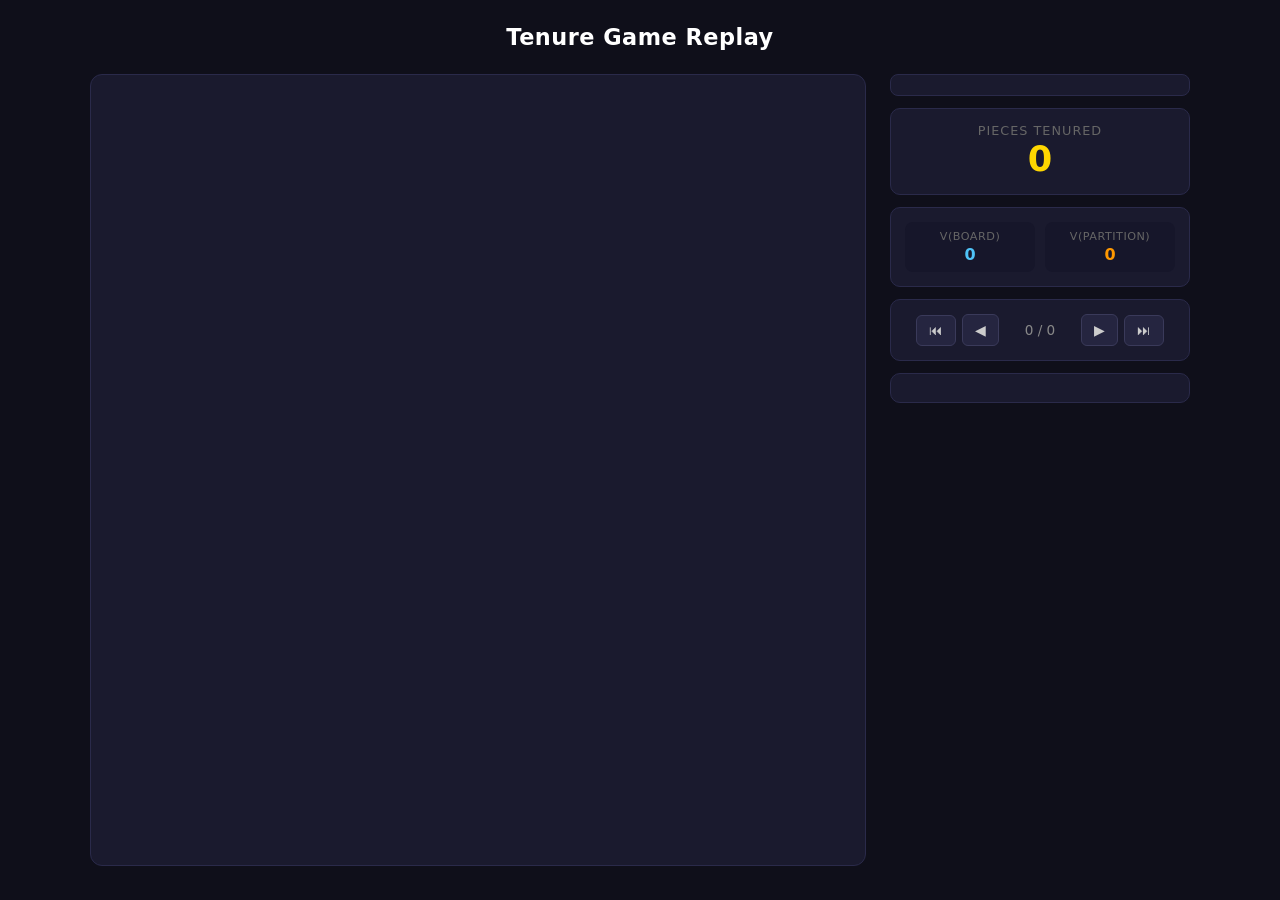
<file: examples/tenure/visualize_template.html>
<!DOCTYPE html>
<html lang="en">
<head>
<meta charset="UTF-8">
<meta name="viewport" content="width=device-width, initial-scale=1.0">
<title>Tenure Game Replay</title>
<style>
* { margin: 0; padding: 0; box-sizing: border-box; }
body {
  font-family: 'Segoe UI', system-ui, -apple-system, sans-serif;
  background: #0f0f1a;
  color: #e0e0e0;
  padding: 24px;
  min-height: 100vh;
}
.header {
  text-align: center;
  margin-bottom: 24px;
}
.header h1 { font-size: 1.4rem; color: #fff; margin-bottom: 4px; letter-spacing: 0.5px; }
.header .result { font-size: 1.1rem; font-weight: 600; }
.header .vstar { font-size: 0.85rem; color: #666; margin-top: 4px; }

.container {
  display: flex;
  gap: 24px;
  max-width: 1100px;
  margin: 0 auto;
  align-items: flex-start;
}

.ladder-panel {
  flex: 1;
  background: #1a1a2e;
  border-radius: 12px;
  padding: 20px;
  border: 1px solid #2a2a4a;
}

.info-panel {
  width: 300px;
  display: flex;
  flex-direction: column;
  gap: 12px;
  flex-shrink: 0;
}

.card {
  background: #1a1a2e;
  border-radius: 10px;
  padding: 14px;
  border: 1px solid #2a2a4a;
}

.phase-box {
  text-align: center;
  font-size: 1.1rem;
  font-weight: 600;
  padding: 10px;
  border-radius: 8px;
  transition: background 0.15s;
}
.phase-attacker { color: #4fc3f7; background: rgba(79,195,247,0.08); border-color: rgba(79,195,247,0.25); }
.phase-defender { color: #ef5350; background: rgba(239,83,80,0.08); border-color: rgba(239,83,80,0.25); }
.phase-over { color: #ffd700; background: rgba(255,215,0,0.08); border-color: rgba(255,215,0,0.25); }

.score-section { text-align: center; }
.score-value { font-size: 2.2rem; font-weight: 700; color: #ffd700; line-height: 1.2; }
.score-label { color: #666; font-size: 0.8rem; text-transform: uppercase; letter-spacing: 1px; }

.values { display: flex; gap: 10px; }
.value-box {
  flex: 1;
  text-align: center;
  padding: 8px 6px;
  border-radius: 8px;
  background: #16162a;
}
.value-box .label { font-size: 0.7rem; color: #666; text-transform: uppercase; letter-spacing: 0.5px; }
.value-box .val { font-size: 1rem; font-weight: 600; margin-top: 2px; }
.vb-color { color: #4fc3f7; }
.vp-color { color: #ff9800; }

.controls {
  display: flex;
  align-items: center;
  justify-content: center;
  gap: 6px;
}
.controls button {
  background: #252540;
  border: 1px solid #3a3a5a;
  color: #ccc;
  padding: 7px 12px;
  border-radius: 6px;
  cursor: pointer;
  font-size: 0.85rem;
  transition: background 0.1s;
}
.controls button:hover { background: #3a3a5a; color: #fff; }
.frame-counter { color: #888; font-size: 0.85rem; min-width: 70px; text-align: center; }

.action-log {
  max-height: 340px;
  overflow-y: auto;
  font-size: 0.8rem;
  line-height: 1.5;
}
.action-log::-webkit-scrollbar { width: 6px; }
.action-log::-webkit-scrollbar-track { background: transparent; }
.action-log::-webkit-scrollbar-thumb { background: #3a3a5a; border-radius: 3px; }
.entry {
  padding: 3px 8px;
  border-radius: 4px;
  margin-bottom: 1px;
  border-left: 3px solid transparent;
}
.entry.current { background: #252550; color: #fff; }
.entry.a-act { border-left-color: #4fc3f7; }
.entry.d-act { border-left-color: #ef5350; }
</style>
</head>
<body>

<div class="header">
  <h1>Tenure Game Replay</h1>
  <div class="result" id="result"></div>
  <div class="vstar" id="vstar-line"></div>
</div>

<div class="container">
  <div class="ladder-panel">
    <svg id="ladder" width="100%" viewBox="0 0 600 610"></svg>
  </div>

  <div class="info-panel">
    <div class="card phase-box" id="phase"></div>

    <div class="card score-section">
      <div class="score-label">Pieces Tenured</div>
      <div class="score-value" id="score">0</div>
    </div>

    <div class="card">
      <div class="values">
        <div class="value-box">
          <div class="label">v(Board)</div>
          <div class="val vb-color" id="v-board">0</div>
        </div>
        <div class="value-box">
          <div class="label">v(Partition)</div>
          <div class="val vp-color" id="v-partition">0</div>
        </div>
      </div>
    </div>

    <div class="card controls">
      <button onclick="goFirst()" title="First (Home)">&#x23EE;</button>
      <button onclick="goPrev()" title="Previous (&larr;)">&#x25C0;</button>
      <span class="frame-counter" id="frame-counter">0 / 0</span>
      <button onclick="goNext()" title="Next (&rarr;)">&#x25B6;</button>
      <button onclick="goLast()" title="Last (End)">&#x23ED;</button>
    </div>

    <div class="card action-log" id="action-log"></div>
  </div>
</div>

<script>
const DATA = "__REPLAY_DATA__";

let cur = 0;
const K = DATA.k;
const frames = DATA.frames;

const BOARD_CLR = '#4fc3f7';
const PART_CLR  = '#ff9800';
const SCORE_CLR = '#ffd700';

// Layout
const W = 600;
const TENURE_H = 60;
const HDR_H = 28;
const ROW_H = 48;
const LBL_W = 64;
const COL_W = (W - LBL_W) / 2;
const PR = 7;     // piece radius
const PG = 18;    // piece gap

const NS = 'http://www.w3.org/2000/svg';

function el(tag, attrs) {
  const e = document.createElementNS(NS, tag);
  for (const [k, v] of Object.entries(attrs)) e.setAttribute(k, v);
  return e;
}

function init() {
  document.getElementById('result').textContent = DATA.result;
  document.getElementById('result').style.color =
    DATA.result.includes('Attacker') ? BOARD_CLR :
    DATA.result.includes('Defender') ? '#ef5350' : SCORE_CLR;
  const threshold = Math.floor(DATA.initial_value);
  document.getElementById('vstar-line').textContent =
    'v* = ' + DATA.initial_value.toFixed(6) +
    '  |  threshold: ' + threshold + ' (draw)  ' + (threshold+1) + '+ (attacker wins)';

  updateFrame(0);

  document.addEventListener('keydown', e => {
    if (e.key === 'ArrowLeft')  goPrev();
    if (e.key === 'ArrowRight') goNext();
    if (e.key === 'Home')       goFirst();
    if (e.key === 'End')        goLast();
  });
}

function updateFrame(idx) {
  cur = Math.max(0, Math.min(idx, frames.length - 1));
  const f = frames[cur];
  const terminal = cur === frames.length - 1 && DATA.result !== 'Game in progress';

  // Phase
  const pe = document.getElementById('phase');
  if (terminal) {
    pe.textContent = DATA.result;
    pe.className = 'card phase-box phase-over';
  } else {
    pe.textContent = f.phase + '\u2019s Turn';
    pe.className = 'card phase-box ' + (f.phase === 'Attacker' ? 'phase-attacker' : 'phase-defender');
  }

  // Score
  document.getElementById('score').textContent = f.score;

  // Values
  document.getElementById('v-board').textContent = f.board_value.toFixed(4);
  document.getElementById('v-partition').textContent = f.partition_value.toFixed(4);

  // Counter
  document.getElementById('frame-counter').textContent = cur + ' / ' + (frames.length - 1);

  drawLadder(f);
  drawLog();
}

function drawLadder(f) {
  const svg = document.getElementById('ladder');
  svg.innerHTML = '';

  // Tenure zone background
  svg.appendChild(el('rect', { x:0, y:0, width:W, height:TENURE_H, fill:'#1e1e3a', rx:8 }));
  svg.appendChild(el('text', {
    x: W/2, y: 18, fill: SCORE_CLR, 'font-size': '0.8rem',
    'text-anchor': 'middle', 'font-weight': '600', 'letter-spacing': '1'
  })).textContent = 'TENURED';

  // Scored pieces
  if (f.score > 0) {
    const sx = (W - f.score * PG) / 2 + PR;
    for (let i = 0; i < f.score; i++) {
      svg.appendChild(el('circle', { cx: sx + i*PG, cy: 40, r: PR, fill: SCORE_CLR }));
    }
  } else {
    svg.appendChild(el('text', {
      x: W/2, y: 42, fill: '#444', 'font-size': '0.75rem',
      'text-anchor': 'middle', 'dominant-baseline': 'middle'
    })).textContent = 'none';
  }

  // Column headers
  const hy = TENURE_H + 18;
  svg.appendChild(el('text', {
    x: LBL_W + COL_W/2, y: hy, fill: BOARD_CLR, 'font-size': '0.75rem',
    'text-anchor': 'middle', 'font-weight': '600'
  })).textContent = 'Board (A)';
  svg.appendChild(el('text', {
    x: LBL_W + COL_W + COL_W/2, y: hy, fill: PART_CLR, 'font-size': '0.75rem',
    'text-anchor': 'middle', 'font-weight': '600'
  })).textContent = 'Partition (B)';

  // Center divider
  svg.appendChild(el('line', {
    x1: LBL_W + COL_W, y1: TENURE_H + HDR_H,
    x2: LBL_W + COL_W, y2: TENURE_H + HDR_H + K*ROW_H,
    stroke: '#2a2a4a', 'stroke-dasharray': '4,4'
  }));

  // Levels
  for (let l = 0; l < K; l++) {
    const y = TENURE_H + HDR_H + l * ROW_H;
    const cy = y + ROW_H / 2;

    // Alternating row background
    if (l % 2 === 0)
      svg.appendChild(el('rect', { x:0, y, width:W, height:ROW_H, fill:'#16162a' }));

    // Level label + value
    svg.appendChild(el('text', {
      x: 10, y: cy - 7, fill: '#888', 'font-size': '0.75rem', 'dominant-baseline': 'middle'
    })).textContent = 'Lvl ' + l;

    const v = 1 / Math.pow(2, l + 1);
    svg.appendChild(el('text', {
      x: 10, y: cy + 9, fill: '#444', 'font-size': '0.6rem', 'dominant-baseline': 'middle'
    })).textContent = v < 0.01 ? v.toExponential(0) : v.toFixed(3);

    // Board pieces
    drawPieces(svg, LBL_W + 14, cy, f.board[l], BOARD_CLR);

    // Partition pieces
    drawPieces(svg, LBL_W + COL_W + 14, cy, f.partition[l], PART_CLR);
  }

  // Value bars at bottom
  const barY = TENURE_H + HDR_H + K * ROW_H + 8;
  const totalV = f.board_value + f.partition_value;
  if (totalV > 0) {
    const bw = (W - 20) * (f.board_value / totalV);
    const pw = (W - 20) * (f.partition_value / totalV);
    svg.appendChild(el('rect', { x: 10, y: barY, width: bw, height: 6, fill: BOARD_CLR, rx: 3, opacity: 0.6 }));
    svg.appendChild(el('rect', { x: 10 + bw, y: barY, width: pw, height: 6, fill: PART_CLR, rx: 3, opacity: 0.6 }));
  }
}

function drawPieces(svg, sx, cy, count, color) {
  if (count === 0) return;
  // If many pieces, use compact layout
  const maxInline = Math.floor((COL_W - 50) / PG);
  if (count <= maxInline) {
    for (let i = 0; i < count; i++)
      svg.appendChild(el('circle', { cx: sx + i*PG, cy, r: PR, fill: color }));
  } else {
    // Two rows
    const top = Math.ceil(count / 2);
    const bot = count - top;
    for (let i = 0; i < top; i++)
      svg.appendChild(el('circle', { cx: sx + i*PG, cy: cy - 9, r: PR-1, fill: color }));
    for (let i = 0; i < bot; i++)
      svg.appendChild(el('circle', { cx: sx + i*PG, cy: cy + 9, r: PR-1, fill: color }));
  }
  // Count label
  svg.appendChild(el('text', {
    x: sx + Math.min(count, maxInline) * PG + 4, y: cy + 4,
    fill: color, 'font-size': '0.7rem', opacity: 0.5
  })).textContent = '\u00d7' + count;
}

function drawLog() {
  const log = document.getElementById('action-log');
  const start = Math.max(0, cur - 20);
  const end = Math.min(frames.length, cur + 10);

  let html = '';
  for (let i = start; i < end; i++) {
    const f = frames[i];
    const cls = (i === cur ? 'current ' : '') +
      (f.phase === 'Attacker' ? 'a-act' : 'd-act');
    html += '<div class="entry ' + cls + '">' + i + '. ' + f.action + '</div>';
  }
  log.innerHTML = html;

  const el = log.querySelector('.current');
  if (el) el.scrollIntoView({ block: 'nearest' });
}

function goFirst() { updateFrame(0); }
function goPrev()  { updateFrame(cur - 1); }
function goNext()  { updateFrame(cur + 1); }
function goLast()  { updateFrame(frames.length - 1); }

window.onload = init;
</script>
</body>
</html>
</file>
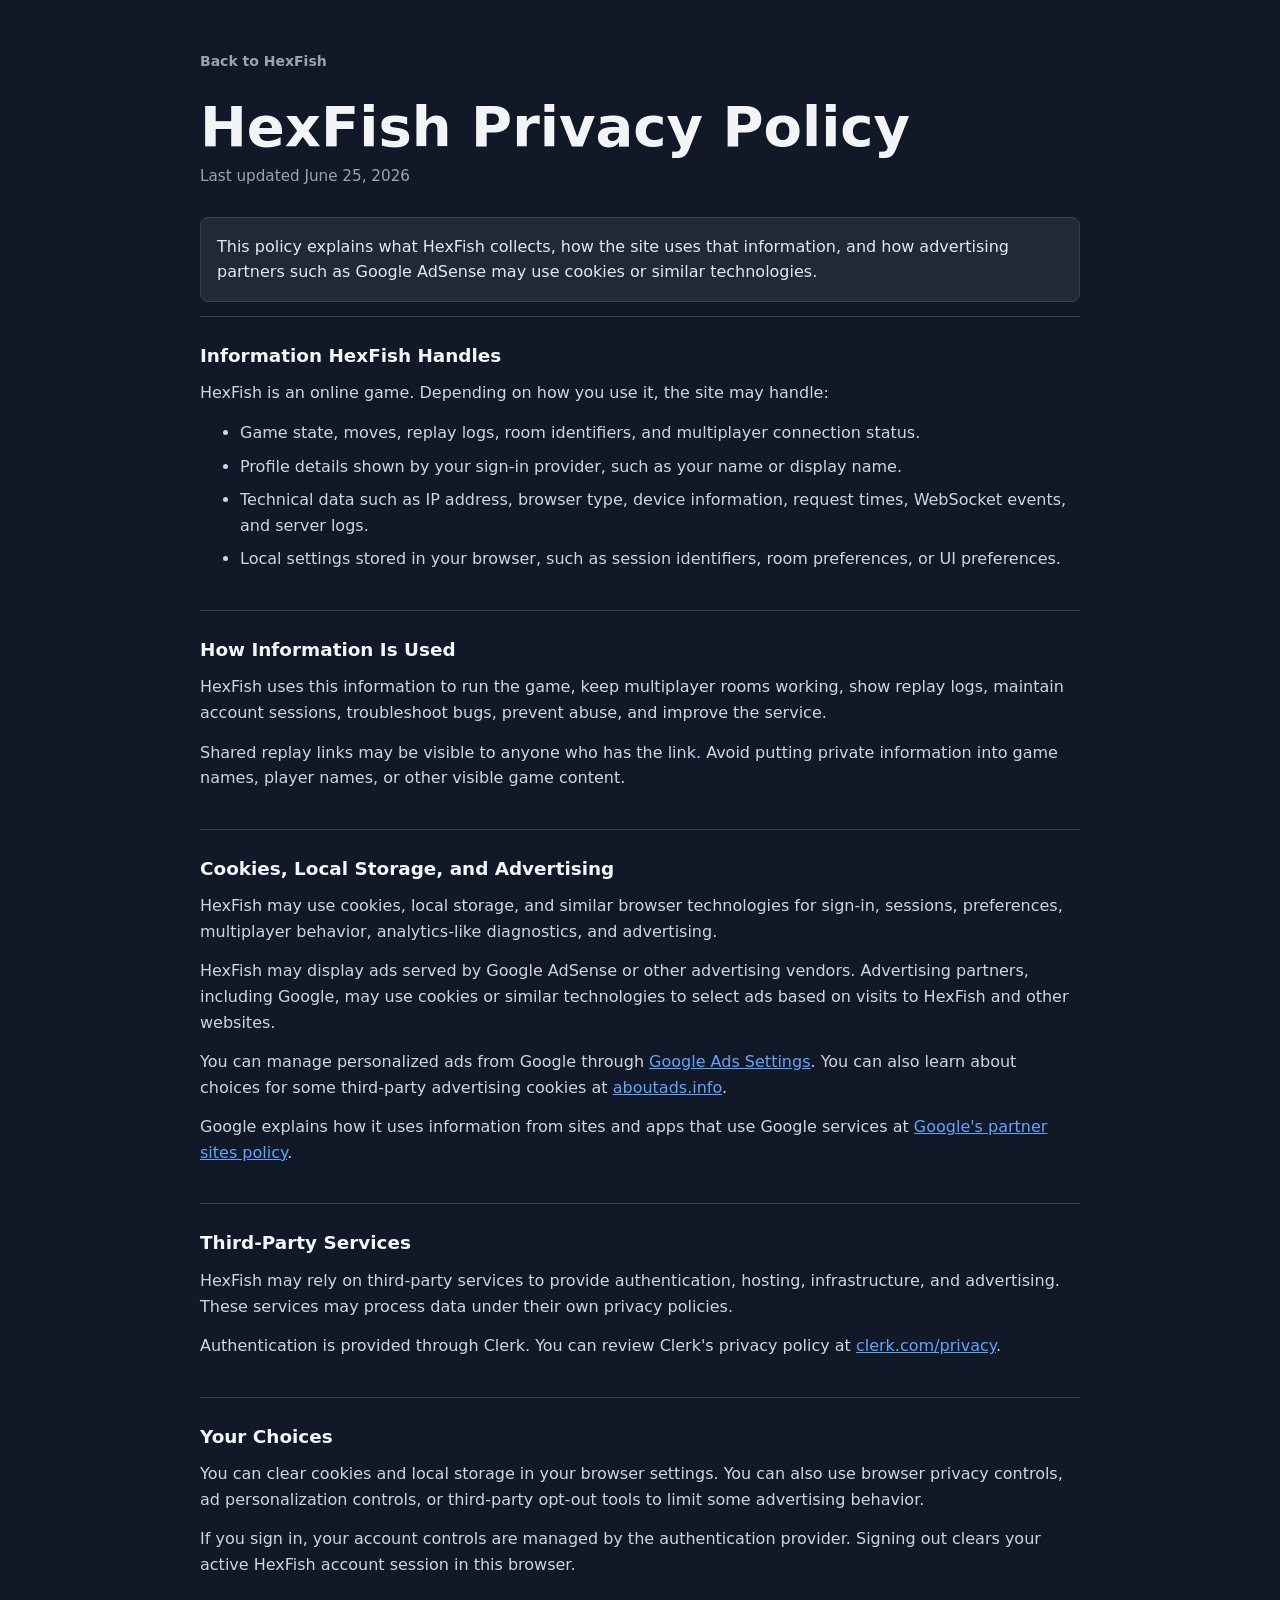
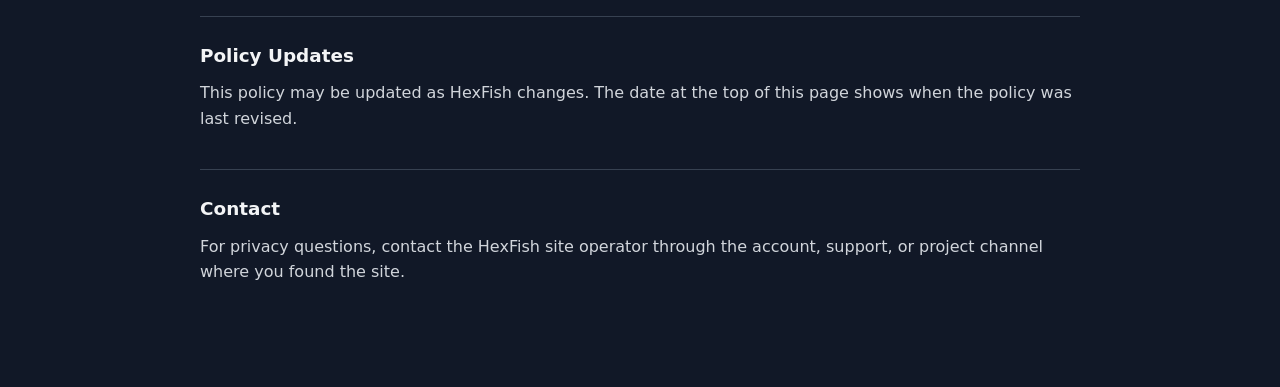
<file: examples/catan/web/privacy.html>
<!DOCTYPE html>
<html lang="en">
<head>
  <meta charset="utf-8">
  <meta name="viewport" content="width=device-width, initial-scale=1">
  <title>HexFish Privacy Policy</title>
  <style>
    :root {
      color-scheme: dark;
      --bg: #111827;
      --panel: #1f2937;
      --border: #374151;
      --text: #f3f4f6;
      --muted: #9ca3af;
      --link: #60a5fa;
    }

    * {
      box-sizing: border-box;
    }

    body {
      margin: 0;
      min-height: 100vh;
      background: var(--bg);
      color: var(--text);
      font-family: Inter, ui-sans-serif, system-ui, -apple-system, BlinkMacSystemFont, "Segoe UI", sans-serif;
      line-height: 1.6;
    }

    main {
      width: min(880px, calc(100% - 32px));
      margin: 0 auto;
      padding: 48px 0 64px;
    }

    nav {
      margin-bottom: 24px;
    }

    a {
      color: var(--link);
    }

    .back-link {
      color: var(--muted);
      font-size: 0.875rem;
      font-weight: 700;
      text-decoration: none;
    }

    .back-link:hover {
      color: var(--text);
      text-decoration: underline;
      text-underline-offset: 3px;
    }

    h1 {
      margin: 0 0 8px;
      font-size: clamp(2rem, 5vw, 3.5rem);
      line-height: 1.05;
    }

    .updated {
      margin: 0 0 28px;
      color: var(--muted);
      font-size: 0.95rem;
    }

    section {
      border-top: 1px solid var(--border);
      padding: 24px 0;
    }

    h2 {
      margin: 0 0 10px;
      font-size: 1.15rem;
    }

    p,
    ul {
      margin: 0 0 14px;
      color: #d1d5db;
    }

    li + li {
      margin-top: 8px;
    }

    .notice {
      border: 1px solid var(--border);
      border-radius: 8px;
      background: var(--panel);
      padding: 16px;
      color: #e5e7eb;
    }
  </style>
</head>
<body>
  <main>
    <nav>
      <a class="back-link" href="index.html">Back to HexFish</a>
    </nav>

    <h1>HexFish Privacy Policy</h1>
    <p class="updated">Last updated June 25, 2026</p>

    <p class="notice">
      This policy explains what HexFish collects, how the site uses that information, and how advertising partners such as Google AdSense may use cookies or similar technologies.
    </p>

    <section>
      <h2>Information HexFish Handles</h2>
      <p>HexFish is an online game. Depending on how you use it, the site may handle:</p>
      <ul>
        <li>Game state, moves, replay logs, room identifiers, and multiplayer connection status.</li>
        <li>Profile details shown by your sign-in provider, such as your name or display name.</li>
        <li>Technical data such as IP address, browser type, device information, request times, WebSocket events, and server logs.</li>
        <li>Local settings stored in your browser, such as session identifiers, room preferences, or UI preferences.</li>
      </ul>
    </section>

    <section>
      <h2>How Information Is Used</h2>
      <p>HexFish uses this information to run the game, keep multiplayer rooms working, show replay logs, maintain account sessions, troubleshoot bugs, prevent abuse, and improve the service.</p>
      <p>Shared replay links may be visible to anyone who has the link. Avoid putting private information into game names, player names, or other visible game content.</p>
    </section>

    <section>
      <h2>Cookies, Local Storage, and Advertising</h2>
      <p>HexFish may use cookies, local storage, and similar browser technologies for sign-in, sessions, preferences, multiplayer behavior, analytics-like diagnostics, and advertising.</p>
      <p>HexFish may display ads served by Google AdSense or other advertising vendors. Advertising partners, including Google, may use cookies or similar technologies to select ads based on visits to HexFish and other websites.</p>
      <p>You can manage personalized ads from Google through <a href="https://adssettings.google.com/" rel="noopener noreferrer">Google Ads Settings</a>. You can also learn about choices for some third-party advertising cookies at <a href="https://www.aboutads.info/choices/" rel="noopener noreferrer">aboutads.info</a>.</p>
      <p>Google explains how it uses information from sites and apps that use Google services at <a href="https://policies.google.com/technologies/partner-sites" rel="noopener noreferrer">Google's partner sites policy</a>.</p>
    </section>

    <section>
      <h2>Third-Party Services</h2>
      <p>HexFish may rely on third-party services to provide authentication, hosting, infrastructure, and advertising. These services may process data under their own privacy policies.</p>
      <p>Authentication is provided through Clerk. You can review Clerk's privacy policy at <a href="https://clerk.com/privacy" rel="noopener noreferrer">clerk.com/privacy</a>.</p>
    </section>

    <section>
      <h2>Your Choices</h2>
      <p>You can clear cookies and local storage in your browser settings. You can also use browser privacy controls, ad personalization controls, or third-party opt-out tools to limit some advertising behavior.</p>
      <p>If you sign in, your account controls are managed by the authentication provider. Signing out clears your active HexFish account session in this browser.</p>
    </section>

    <section>
      <h2>Policy Updates</h2>
      <p>This policy may be updated as HexFish changes. The date at the top of this page shows when the policy was last revised.</p>
    </section>

    <section>
      <h2>Contact</h2>
      <p>For privacy questions, contact the HexFish site operator through the account, support, or project channel where you found the site.</p>
    </section>
  </main>
</body>
</html>
</file>
